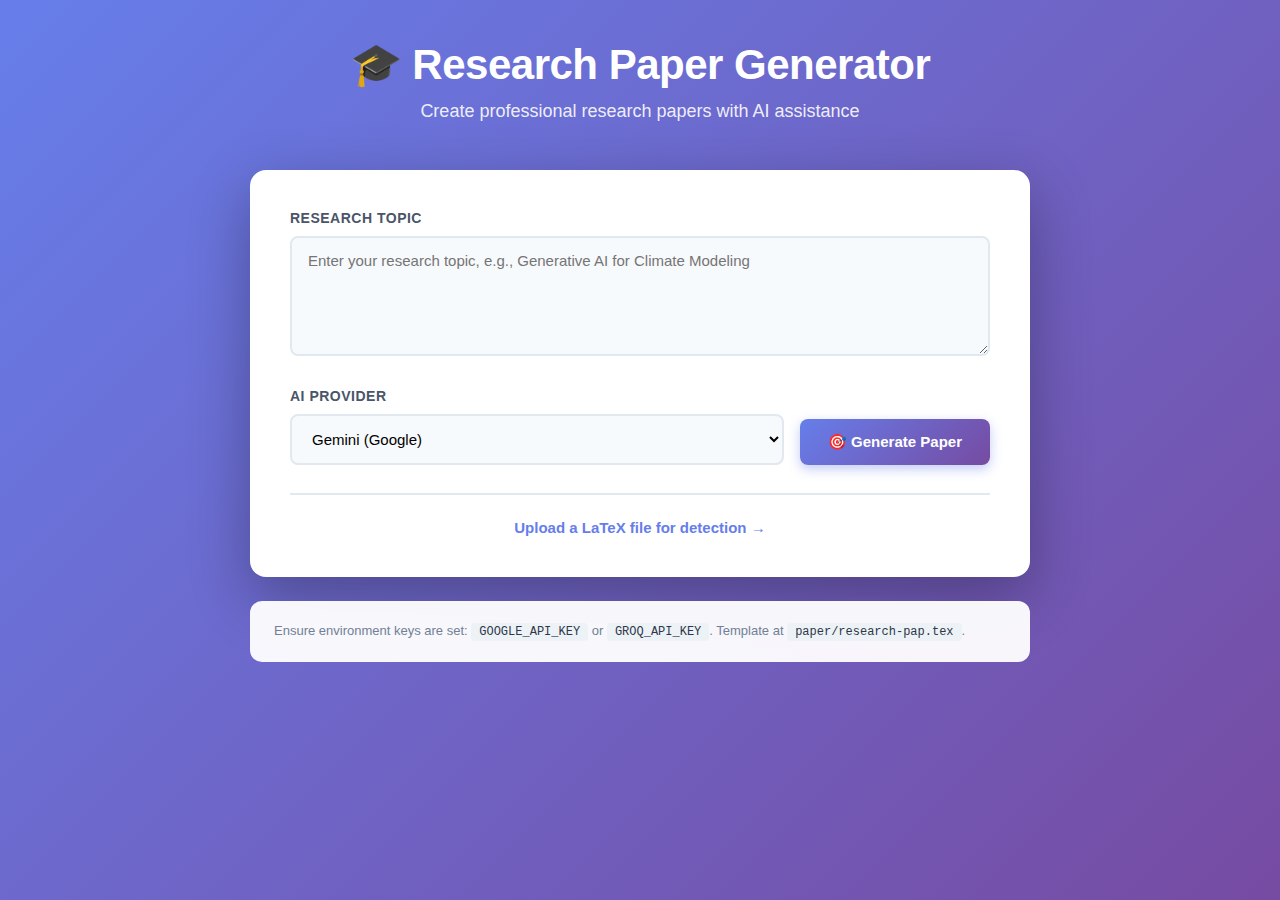
<file: frontend/index.html>
<!DOCTYPE html>
<html lang="en">
<head>
  <meta charset="UTF-8" />
  <meta name="viewport" content="width=device-width, initial-scale=1.0" />
  <title>Research Paper Generator</title>
  <link rel="stylesheet" href="css/styles.css">
</head>
<body>
  <div class="container">
    <div class="header">
      <h1>🎓 Research Paper Generator</h1>
      <p>Create professional research papers with AI assistance</p>
    </div>

    <div class="main-card">
      <div class="form-group">
        <label for="topic">Research Topic</label>
        <textarea id="topic" placeholder="Enter your research topic, e.g., Generative AI for Climate Modeling"></textarea>
      </div>

      <div class="action-row">
        <div class="form-group" style="margin-bottom: 0;">
          <label for="provider">AI Provider</label>
          <select id="provider">
            <option value="Gemini">Gemini (Google)</option>
            <option value="Groq">Groq (Llama)</option>
          </select>
        </div>
        <button id="generateBtn" class="btn btn-primary" onclick="generatePaper()">
          🎯 Generate Paper
        </button>
      </div>

      <div id="status" class="status-box" style="display:none;"></div>

      <div id="downloads" class="downloads-grid" style="display:none;">
        <a id="dlTex" class="btn btn-secondary" href="#" download>
          📄 Download LaTeX
        </a>
        <a id="dlPdf" class="btn btn-secondary" href="#" download>
          📕 Download PDF
        </a>
      </div>

      <div id="detectRow" class="detect-section" style="display:none;">
        <button id="detectBtn" class="btn btn-secondary" onclick="detectAI()">
          🕵️ Detect AI Content
        </button>
        <div id="detectStatus" class="status-box" style="display:none;"></div>
      </div>

      <div class="link-section">
        <a href="/static/upload.html">Upload a LaTeX file for detection →</a>
      </div>
    </div>

    <div class="footer-card">
      Ensure environment keys are set: <code>GOOGLE_API_KEY</code> or <code>GROQ_API_KEY</code>. 
      Template at <code>paper/research-pap.tex</code>.
    </div>
  </div>

  <script src="js/main.js"></script>
</body>
</html>
</file>
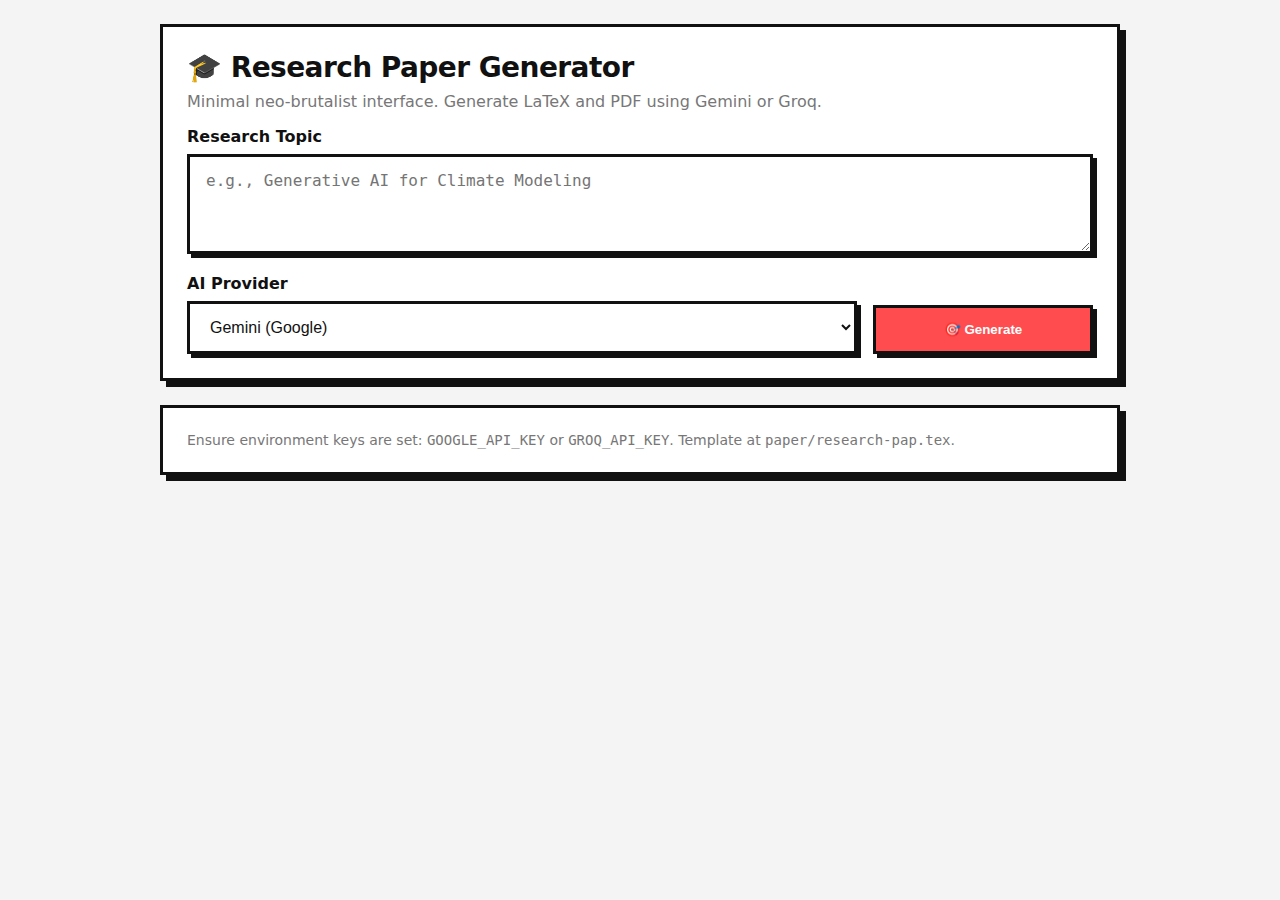
<file: static/index.html>
<!DOCTYPE html>
<html lang="en">
<head>
  <meta charset="UTF-8" />
  <meta name="viewport" content="width=device-width, initial-scale=1.0" />
  <title>Research Paper Generator</title>
  <style>
    :root {
      --bg: #f4f4f4;
      --fg: #111;
      --accent: #ff4d4f;
      --muted: #777;
      --surface: #ffffff;
    }
    * { box-sizing: border-box; }
    html, body { height: 100%; }
    body {
      margin: 0;
      padding: 24px;
      background: var(--bg);
      color: var(--fg);
      font-family: ui-sans-serif, system-ui, -apple-system, Segoe UI, Roboto, Ubuntu, Cantarell, Noto Sans, Arial, "Apple Color Emoji", "Segoe UI Emoji";
    }
    .container {
      max-width: 960px;
      margin: 0 auto;
    }
    .card {
      background: var(--surface);
      border: 3px solid var(--fg);
      box-shadow: 6px 6px 0 var(--fg);
      padding: 24px;
      margin-bottom: 24px;
    }
    .title {
      font-size: 28px;
      font-weight: 800;
      margin: 0 0 8px 0;
      letter-spacing: -0.02em;
    }
    .subtitle {
      color: var(--muted);
      margin: 0 0 16px 0;
    }
    label {
      font-weight: 700;
      display: block;
      margin-bottom: 8px;
    }
    input[type="text"], textarea, select {
      width: 100%;
      padding: 14px 16px;
      border: 3px solid var(--fg);
      background: var(--surface);
      color: var(--fg);
      font-size: 16px;
      outline: none;
      box-shadow: 4px 4px 0 var(--fg);
    }
    textarea { resize: vertical; min-height: 100px; }

    .row {
      display: grid;
      grid-template-columns: 1fr 220px;
      gap: 16px;
      align-items: end;
    }

    .btn {
      display: inline-flex;
      align-items: center;
      justify-content: center;
      gap: 8px;
      padding: 14px 18px;
      border: 3px solid var(--fg);
      background: var(--accent);
      color: #fff;
      text-decoration: none;
      font-weight: 800;
      cursor: pointer;
      box-shadow: 4px 4px 0 var(--fg);
      transition: transform 0.05s ease-in-out;
      user-select: none;
    }
    .btn:disabled {
      opacity: 0.6;
      cursor: not-allowed;
      filter: grayscale(30%);
    }
    .btn:active { transform: translate(1px, 1px); }

    .btn-secondary {
      background: var(--surface);
      color: var(--fg);
    }

    .downloads {
      display: grid;
      grid-template-columns: repeat(2, minmax(180px, 1fr));
      gap: 12px;
      margin-top: 8px;
    }

    .status {
      padding: 12px 14px;
      border: 3px solid var(--fg);
      background: #fffdf0;
      box-shadow: 4px 4px 0 var(--fg);
      font-weight: 700;
      margin-top: 12px;
      white-space: pre-wrap;
    }
    .status.error { background: #fff0f0; color: #a40000; }
    .status.ok { background: #f0fff4; color: #0a7a33; }

    .footer { color: var(--muted); font-size: 14px; }

    @media (max-width: 720px) {
      .row { grid-template-columns: 1fr; }
    }
  </style>
</head>
<body>
  <div class="container">
    <div class="card">
      <h1 class="title">🎓 Research Paper Generator</h1>
      <p class="subtitle">Minimal neo-brutalist interface. Generate LaTeX and PDF using Gemini or Groq.</p>

      <div style="margin-bottom:16px;">
        <label for="topic">Research Topic</label>
        <textarea id="topic" placeholder="e.g., Generative AI for Climate Modeling"></textarea>
      </div>

      <div class="row">
        <div>
          <label for="provider">AI Provider</label>
          <select id="provider">
            <option value="Gemini">Gemini (Google)</option>
            <option value="Groq">Groq (Llama)</option>
          </select>
        </div>
        <button id="generateBtn" class="btn" onclick="generatePaper()">🎯 Generate</button>
      </div>

      <div id="status" class="status" style="display:none;"></div>

      <div id="downloads" class="downloads" style="display:none;">
        <a id="dlTex" class="btn btn-secondary" href="#" download>📄 Download LaTeX (.tex)</a>
        <a id="dlPdf" class="btn btn-secondary" href="#" download>📑 Download PDF</a>
      </div>
    </div>

    <div class="card footer">
      <div>Ensure environment keys are set: <code>GOOGLE_API_KEY</code> or <code>GROQ_API_KEY</code>. Template at <code>paper/research-pap.tex</code>.</div>
    </div>
  </div>

  <script>
    const $ = (sel) => document.querySelector(sel);
    const statusBox = $('#status');
    const downloadsBox = $('#downloads');
    const dlTex = $('#dlTex');
    const dlPdf = $('#dlPdf');
    const generateBtn = $('#generateBtn');

    function setStatus(msg, type = '') {
      statusBox.textContent = msg;
      statusBox.className = `status ${type}`.trim();
      statusBox.style.display = 'block';
    }

    function clearDownloads() {
      downloadsBox.style.display = 'none';
      dlTex.href = '#';
      dlPdf.href = '#';
    }

    async function generatePaper() {
      const topic = $('#topic').value.trim();
      const provider = $('#provider').value;

      clearDownloads();

      if (!topic || topic.length < 3) {
        setStatus('Please enter a topic (at least 3 characters).', 'error');
        return;
      }

      generateBtn.disabled = true;
      setStatus(`Generating with ${provider}... This may take a moment.`, '');

      try {
        const res = await fetch('/generate', {
          method: 'POST',
          headers: { 'Content-Type': 'application/json' },
          body: JSON.stringify({ topic, provider })
        });

        const data = await res.json();
        if (!res.ok) {
          throw new Error(data?.detail || 'Generation failed');
        }

        const { run_id, tex_filename, pdf_filename } = data;
        setStatus('✅ Generated successfully. You can download your files below.', 'ok');

        if (tex_filename) {
          dlTex.href = `/download/tex/${encodeURIComponent(run_id)}`;
          dlTex.setAttribute('download', tex_filename);
        }
        if (pdf_filename) {
          dlPdf.href = `/download/pdf/${encodeURIComponent(run_id)}`;
          dlPdf.setAttribute('download', pdf_filename);
        }

        downloadsBox.style.display = 'grid';
      } catch (err) {
        setStatus(`❌ ${err.message}`, 'error');
      } finally {
        generateBtn.disabled = false;
      }
    }
  </script>
</body>
</html>
</file>
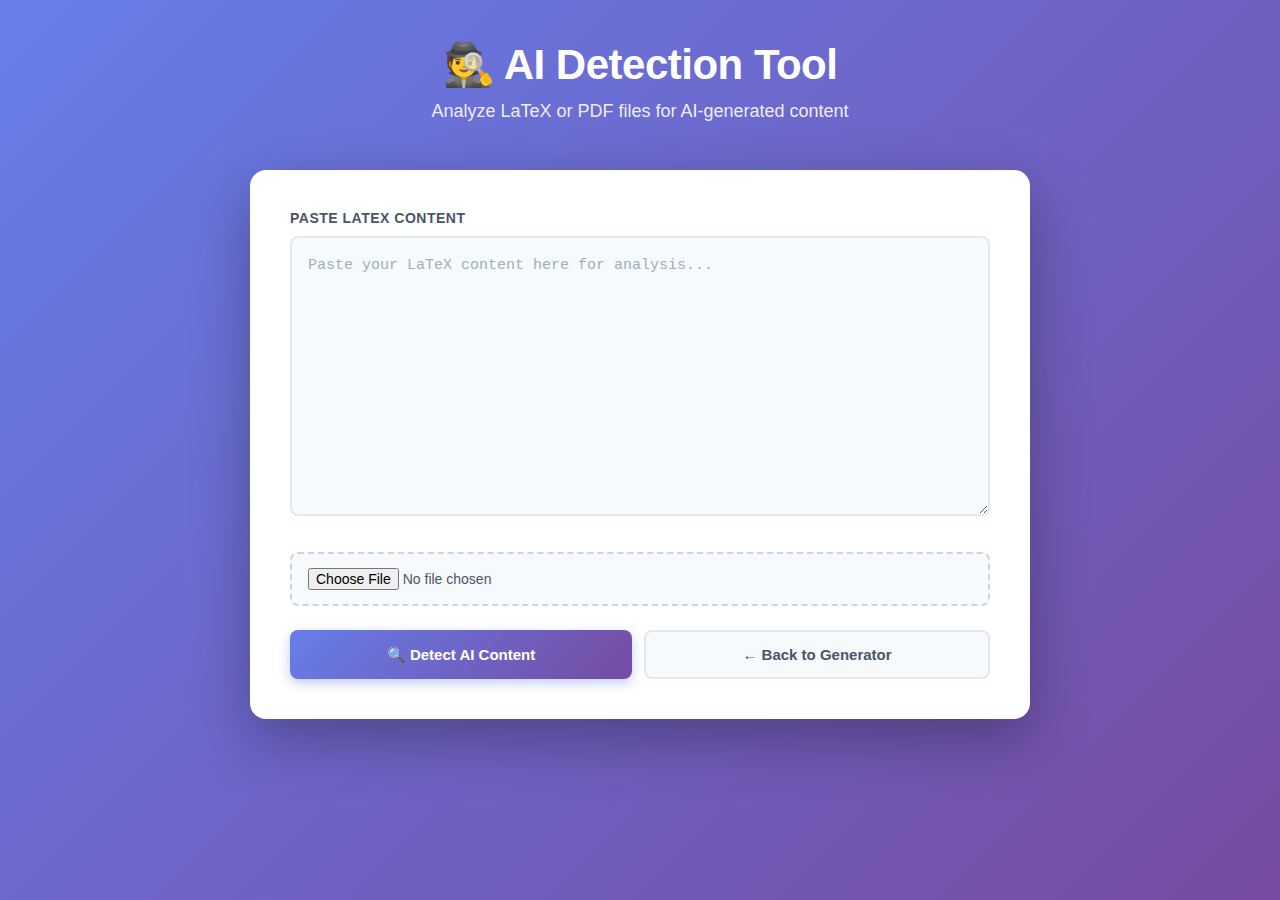
<file: frontend/upload.html>
<!DOCTYPE html>
<html lang="en">
<head>
  <meta charset="UTF-8" />
  <meta name="viewport" content="width=device-width, initial-scale=1.0" />
  <title>AI Detection Upload - Research Paper Tool</title>
  <link rel="stylesheet" href="css/upload.css">
</head>
<body>
  <div class="container">
    <div class="header">
      <h1>🕵️ AI Detection Tool</h1>
      <p>Analyze LaTeX or PDF files for AI-generated content</p>
    </div>

    <div class="main-card">
      <div class="form-section">
        <label>Paste LaTeX Content</label>
        <textarea id="latex" placeholder="Paste your LaTeX content here for analysis..."></textarea>
      </div>

      <div class="file-input-wrapper">
        <input id="file" type="file" accept=".tex,.pdf" />
      </div>

      <div class="button-row">
        <button class="btn btn-primary" onclick="detect()">
          🔍 Detect AI Content
        </button>
        <a class="btn btn-secondary" href="/" style="text-decoration:none;">
          ← Back to Generator
        </a>
      </div>

      <div id="status" class="status-box" style="display:none;"></div>
    </div>
  </div>

  <script src="js/upload.js"></script>
</body>
</html>
</file>
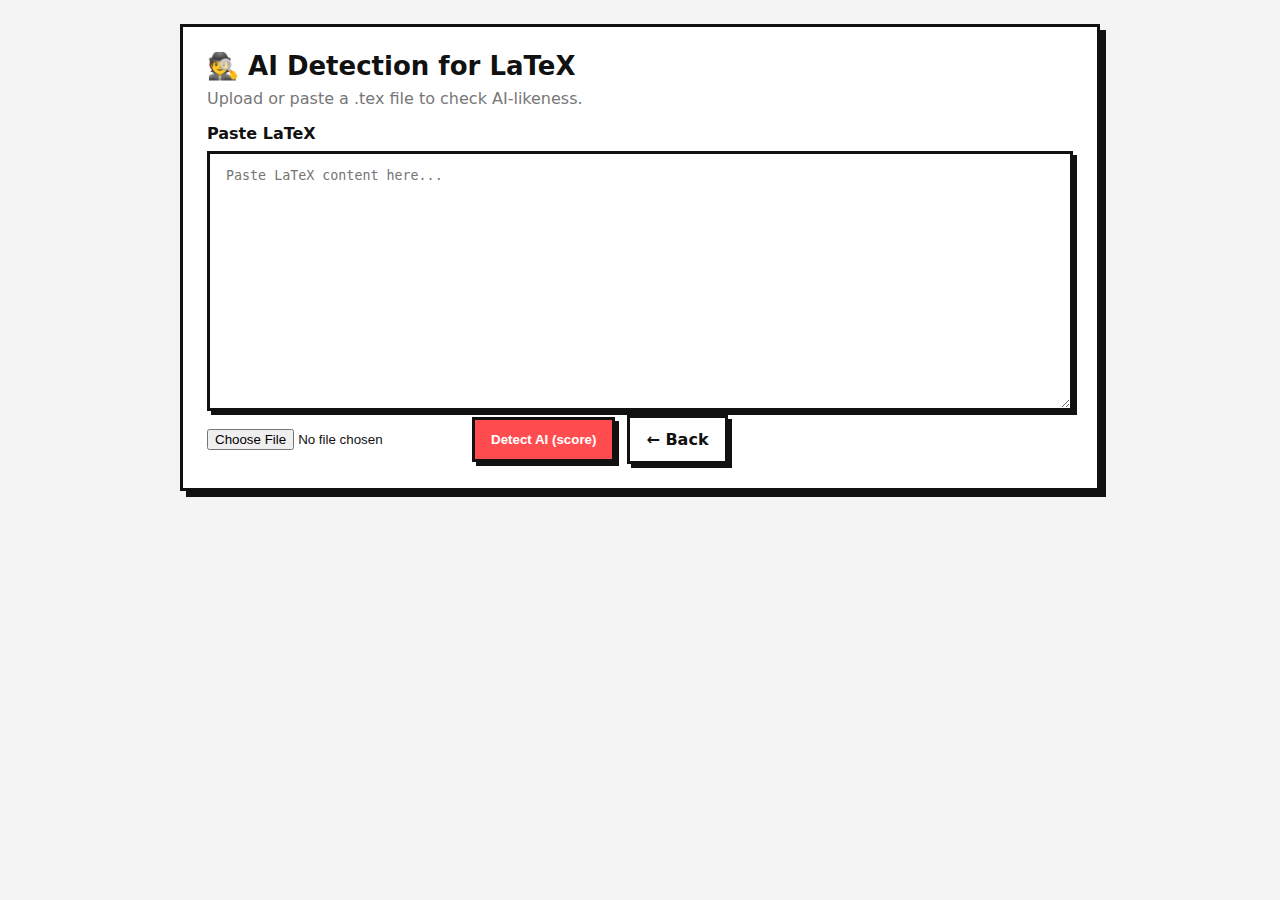
<file: static/upload.html>
<!DOCTYPE html>
<html lang="en">
<head>
  <meta charset="UTF-8" />
  <meta name="viewport" content="width=device-width, initial-scale=1.0" />
  <title>AI Detection for LaTeX</title>
  <style>
    :root { --bg:#f4f4f4; --fg:#111; --accent:#ff4d4f; --muted:#777; --surface:#fff; }
    *{box-sizing:border-box}
    body{margin:0;padding:24px;background:var(--bg);color:var(--fg);font-family:ui-sans-serif,system-ui,-apple-system,Segoe UI,Roboto,Ubuntu,Cantarell,Noto Sans,Arial}
    .container{max-width:920px;margin:0 auto}
    .card{background:var(--surface);border:3px solid var(--fg);box-shadow:6px 6px 0 var(--fg);padding:24px;margin-bottom:24px}
    .title{font-size:26px;font-weight:800;margin:0 0 8px 0}
    .subtitle{color:var(--muted);margin:0 0 16px 0}
    label{font-weight:700;display:block;margin:12px 0 8px}
    textarea{width:100%;min-height:260px;padding:14px 16px;border:3px solid var(--fg);box-shadow:4px 4px 0 var(--fg)}
    .row{display:flex;gap:12px;align-items:center;flex-wrap:wrap}
    .btn{display:inline-flex;align-items:center;gap:8px;padding:12px 16px;border:3px solid var(--fg);background:var(--accent);color:#fff;font-weight:800;cursor:pointer;box-shadow:4px 4px 0 var(--fg)}
    .btn-secondary{background:var(--surface);color:var(--fg)}
    .status{padding:12px 14px;border:3px solid var(--fg);background:#fffdf0;box-shadow:4px 4px 0 var(--fg);font-weight:700;margin-top:12px;white-space:pre-wrap}
    .status.ok{background:#f0fff4;color:#0a7a33}
    .status.error{background:#fff0f0;color:#a40000}
    a.link{color:var(--fg);text-decoration:underline;font-weight:700}
  </style>
</head>
<body>
  <div class="container">
    <div class="card">
      <div class="title">🕵️ AI Detection for LaTeX</div>
      <div class="subtitle">Upload or paste a .tex file to check AI-likeness.</div>

      <label>Paste LaTeX</label>
      <textarea id="latex" placeholder="Paste LaTeX content here..."></textarea>

      <div class="row">
        <input id="file" type="file" accept=".tex" />
        <button class="btn" onclick="detect()">Detect AI (score)</button>
        <a class="btn btn-secondary" href="/" style="text-decoration:none;">← Back</a>
      </div>

      <div id="status" class="status" style="display:none;"></div>
    </div>
  </div>

  <script>
    const $ = (s)=>document.querySelector(s);
    const statusBox = $('#status');
    const fileInput = $('#file');
    const latexArea = $('#latex');

    fileInput.addEventListener('change', async (e)=>{
      const f = e.target.files && e.target.files[0];
      if (!f) return;
      const text = await f.text();
      latexArea.value = text;
    });

    function setStatus(msg, type=''){ statusBox.textContent = msg; statusBox.className = `status ${type}`.trim(); statusBox.style.display='block'; }

    async function detect(){
      const latex = latexArea.value.trim();
      if (latex.length < 50){ setStatus('Please paste at least 50 characters of LaTeX.', 'error'); return; }
      setStatus('Detecting AI-likeness…');
      try{
        const res = await fetch('/detect_raw', { method:'POST', headers:{'Content-Type':'application/json'}, body: JSON.stringify({ latex }) });
        const data = await res.json();
        if (!res.ok) throw new Error(data?.detail || 'Detection failed');
        setStatus(`🧠 Estimated AI score: ${data.score}%\nReason: ${data.reasoning}`, 'ok');
      }catch(err){ setStatus(`❌ ${err.message}`, 'error'); }
    }
  </script>
</body>
</html>
</file>
<file: frontend/css/styles.css>
/* Main Styles for Research Paper Generator */

* { 
  margin: 0;
  padding: 0;
  box-sizing: border-box; 
}

body {
  font-family: -apple-system, BlinkMacSystemFont, 'Segoe UI', Roboto, Oxygen, Ubuntu, Cantarell, sans-serif;
  background: linear-gradient(135deg, #667eea 0%, #764ba2 100%);
  min-height: 100vh;
  padding: 40px 20px;
  color: #2d3748;
}

.container {
  max-width: 780px;
  margin: 0 auto;
}

.header {
  text-align: center;
  margin-bottom: 48px;
  animation: fadeInDown 0.6s ease-out;
}

.header h1 {
  font-size: 42px;
  font-weight: 700;
  color: white;
  margin-bottom: 12px;
  letter-spacing: -0.5px;
}

.header p {
  font-size: 18px;
  color: rgba(255, 255, 255, 0.9);
  font-weight: 400;
}

.main-card {
  background: white;
  border-radius: 16px;
  padding: 40px;
  box-shadow: 0 20px 60px rgba(0, 0, 0, 0.3);
  animation: fadeInUp 0.6s ease-out;
}

.form-group {
  margin-bottom: 28px;
}

.form-group label {
  display: block;
  font-size: 14px;
  font-weight: 600;
  color: #4a5568;
  margin-bottom: 10px;
  text-transform: uppercase;
  letter-spacing: 0.5px;
}

textarea, select {
  width: 100%;
  padding: 14px 16px;
  border: 2px solid #e2e8f0;
  border-radius: 8px;
  font-size: 15px;
  font-family: inherit;
  transition: all 0.2s ease;
  background: #f7fafc;
}

textarea {
  min-height: 120px;
  resize: vertical;
}

textarea:focus, select:focus {
  outline: none;
  border-color: #667eea;
  background: white;
  box-shadow: 0 0 0 3px rgba(102, 126, 234, 0.1);
}

.action-row {
  display: flex;
  gap: 16px;
  align-items: flex-end;
  margin-bottom: 28px;
}

.action-row > div {
  flex: 1;
}

.btn {
  display: inline-flex;
  align-items: center;
  justify-content: center;
  gap: 8px;
  padding: 14px 28px;
  border: none;
  border-radius: 8px;
  font-size: 15px;
  font-weight: 600;
  cursor: pointer;
  transition: all 0.2s ease;
  text-decoration: none;
  white-space: nowrap;
}

.btn-primary {
  background: linear-gradient(135deg, #667eea 0%, #764ba2 100%);
  color: white;
  box-shadow: 0 4px 12px rgba(102, 126, 234, 0.4);
}

.btn-primary:hover:not(:disabled) {
  transform: translateY(-2px);
  box-shadow: 0 6px 16px rgba(102, 126, 234, 0.5);
}

.btn-primary:active:not(:disabled) {
  transform: translateY(0);
}

.btn-primary:disabled {
  opacity: 0.6;
  cursor: not-allowed;
}

.btn-secondary {
  background: #f7fafc;
  color: #4a5568;
  border: 2px solid #e2e8f0;
}

.btn-secondary:hover {
  background: #edf2f7;
  border-color: #cbd5e0;
}

.status-box {
  padding: 16px 20px;
  border-radius: 8px;
  font-size: 14px;
  line-height: 1.6;
  margin-bottom: 20px;
  white-space: pre-wrap;
  animation: slideIn 0.3s ease-out;
}

.status-box.info {
  background: #ebf8ff;
  color: #2c5282;
  border-left: 4px solid #4299e1;
}

.status-box.success {
  background: #f0fff4;
  color: #22543d;
  border-left: 4px solid #48bb78;
}

.status-box.error {
  background: #fff5f5;
  color: #742a2a;
  border-left: 4px solid #f56565;
}

.downloads-grid {
  display: grid;
  grid-template-columns: repeat(2, 1fr);
  gap: 12px;
  margin-bottom: 20px;
}

.detect-section {
  display: flex;
  align-items: flex-start;
  gap: 16px;
  padding-top: 20px;
  border-top: 2px solid #e2e8f0;
}

.detect-section .btn {
  flex-shrink: 0;
}

.detect-status {
  flex: 1;
}

.link-section {
  margin-top: 24px;
  padding-top: 24px;
  border-top: 2px solid #e2e8f0;
  text-align: center;
}

.link-section a {
  color: #667eea;
  text-decoration: none;
  font-weight: 600;
  font-size: 15px;
  transition: color 0.2s ease;
}

.link-section a:hover {
  color: #764ba2;
}

.footer-card {
  margin-top: 24px;
  background: rgba(255, 255, 255, 0.95);
  border-radius: 12px;
  padding: 20px 24px;
  font-size: 13px;
  color: #718096;
  line-height: 1.6;
}

.footer-card code {
  background: #edf2f7;
  padding: 2px 8px;
  border-radius: 4px;
  font-family: 'Monaco', 'Courier New', monospace;
  font-size: 12px;
  color: #2d3748;
}

@keyframes fadeInDown {
  from {
    opacity: 0;
    transform: translateY(-20px);
  }
  to {
    opacity: 1;
    transform: translateY(0);
  }
}

@keyframes fadeInUp {
  from {
    opacity: 0;
    transform: translateY(20px);
  }
  to {
    opacity: 1;
    transform: translateY(0);
  }
}

@keyframes slideIn {
  from {
    opacity: 0;
    max-height: 0;
  }
  to {
    opacity: 1;
    max-height: 200px;
  }
}

@media (max-width: 640px) {
  body {
    padding: 20px 16px;
  }
  
  .header h1 {
    font-size: 32px;
  }
  
  .main-card {
    padding: 28px 20px;
  }
  
  .action-row {
    flex-direction: column;
  }
  
  .action-row > div {
    width: 100%;
  }
  
  .btn {
    width: 100%;
  }
  
  .downloads-grid {
    grid-template-columns: 1fr;
  }
  
  .detect-section {
    flex-direction: column;
  }
}
</file>
<file: frontend/css/upload.css>
/* Upload Page Styles */

* { 
  margin: 0;
  padding: 0;
  box-sizing: border-box; 
}

body {
  font-family: -apple-system, BlinkMacSystemFont, 'Segoe UI', Roboto, Oxygen, Ubuntu, Cantarell, sans-serif;
  background: linear-gradient(135deg, #667eea 0%, #764ba2 100%);
  min-height: 100vh;
  padding: 40px 20px;
  color: #2d3748;
}

.container {
  max-width: 780px;
  margin: 0 auto;
}

.header {
  text-align: center;
  margin-bottom: 48px;
  animation: fadeInDown 0.6s ease-out;
}

.header h1 {
  font-size: 42px;
  font-weight: 700;
  color: white;
  margin-bottom: 12px;
  letter-spacing: -0.5px;
}

.header p {
  font-size: 18px;
  color: rgba(255, 255, 255, 0.9);
  font-weight: 400;
}

.main-card {
  background: white;
  border-radius: 16px;
  padding: 40px;
  box-shadow: 0 20px 60px rgba(0, 0, 0, 0.3);
  animation: fadeInUp 0.6s ease-out;
}

.form-section {
  margin-bottom: 32px;
}

.form-section label {
  display: block;
  font-size: 14px;
  font-weight: 600;
  color: #4a5568;
  margin-bottom: 10px;
  text-transform: uppercase;
  letter-spacing: 0.5px;
}

textarea {
  width: 100%;
  min-height: 280px;
  padding: 16px;
  border: 2px solid #e2e8f0;
  border-radius: 8px;
  font-size: 15px;
  font-family: 'Monaco', 'Courier New', monospace;
  resize: vertical;
  transition: all 0.2s ease;
  background: #f7fafc;
  line-height: 1.6;
}

textarea:focus {
  outline: none;
  border-color: #667eea;
  background: white;
  box-shadow: 0 0 0 3px rgba(102, 126, 234, 0.1);
}

textarea::placeholder {
  color: #a0aec0;
}

.file-input-wrapper {
  margin-bottom: 24px;
}

input[type="file"] {
  display: block;
  width: 100%;
  padding: 14px 16px;
  border: 2px dashed #cbd5e0;
  border-radius: 8px;
  background: #f7fafc;
  cursor: pointer;
  transition: all 0.2s ease;
  font-size: 14px;
  color: #4a5568;
}

input[type="file"]:hover {
  border-color: #667eea;
  background: #edf2f7;
}

.button-row {
  display: flex;
  gap: 12px;
  flex-wrap: wrap;
}

.btn {
  display: inline-flex;
  align-items: center;
  justify-content: center;
  gap: 8px;
  padding: 14px 28px;
  border: none;
  border-radius: 8px;
  font-size: 15px;
  font-weight: 600;
  cursor: pointer;
  transition: all 0.2s ease;
  text-decoration: none;
  flex: 1;
  min-width: 160px;
}

.btn-primary {
  background: linear-gradient(135deg, #667eea 0%, #764ba2 100%);
  color: white;
  box-shadow: 0 4px 12px rgba(102, 126, 234, 0.4);
}

.btn-primary:hover {
  transform: translateY(-2px);
  box-shadow: 0 6px 16px rgba(102, 126, 234, 0.5);
}

.btn-primary:active {
  transform: translateY(0);
}

.btn-secondary {
  background: #f7fafc;
  color: #4a5568;
  border: 2px solid #e2e8f0;
}

.btn-secondary:hover {
  background: #edf2f7;
  border-color: #cbd5e0;
}

.status-box {
  padding: 18px 20px;
  border-radius: 8px;
  font-size: 14px;
  line-height: 1.6;
  margin-top: 24px;
  white-space: pre-wrap;
  animation: slideIn 0.3s ease-out;
}

.status-box.info {
  background: #ebf8ff;
  color: #2c5282;
  border-left: 4px solid #4299e1;
}

.status-box.success {
  background: #f0fff4;
  color: #22543d;
  border-left: 4px solid #48bb78;
}

.status-box.error {
  background: #fff5f5;
  color: #742a2a;
  border-left: 4px solid #f56565;
}

@keyframes fadeInDown {
  from {
    opacity: 0;
    transform: translateY(-20px);
  }
  to {
    opacity: 1;
    transform: translateY(0);
  }
}

@keyframes fadeInUp {
  from {
    opacity: 0;
    transform: translateY(20px);
  }
  to {
    opacity: 1;
    transform: translateY(0);
  }
}

@keyframes slideIn {
  from {
    opacity: 0;
    max-height: 0;
  }
  to {
    opacity: 1;
    max-height: 300px;
  }
}

@media (max-width: 640px) {
  body {
    padding: 20px 16px;
  }
  
  .header h1 {
    font-size: 32px;
  }
  
  .main-card {
    padding: 28px 20px;
  }
  
  .button-row {
    flex-direction: column;
  }
  
  .btn {
    width: 100%;
  }
}
</file>
